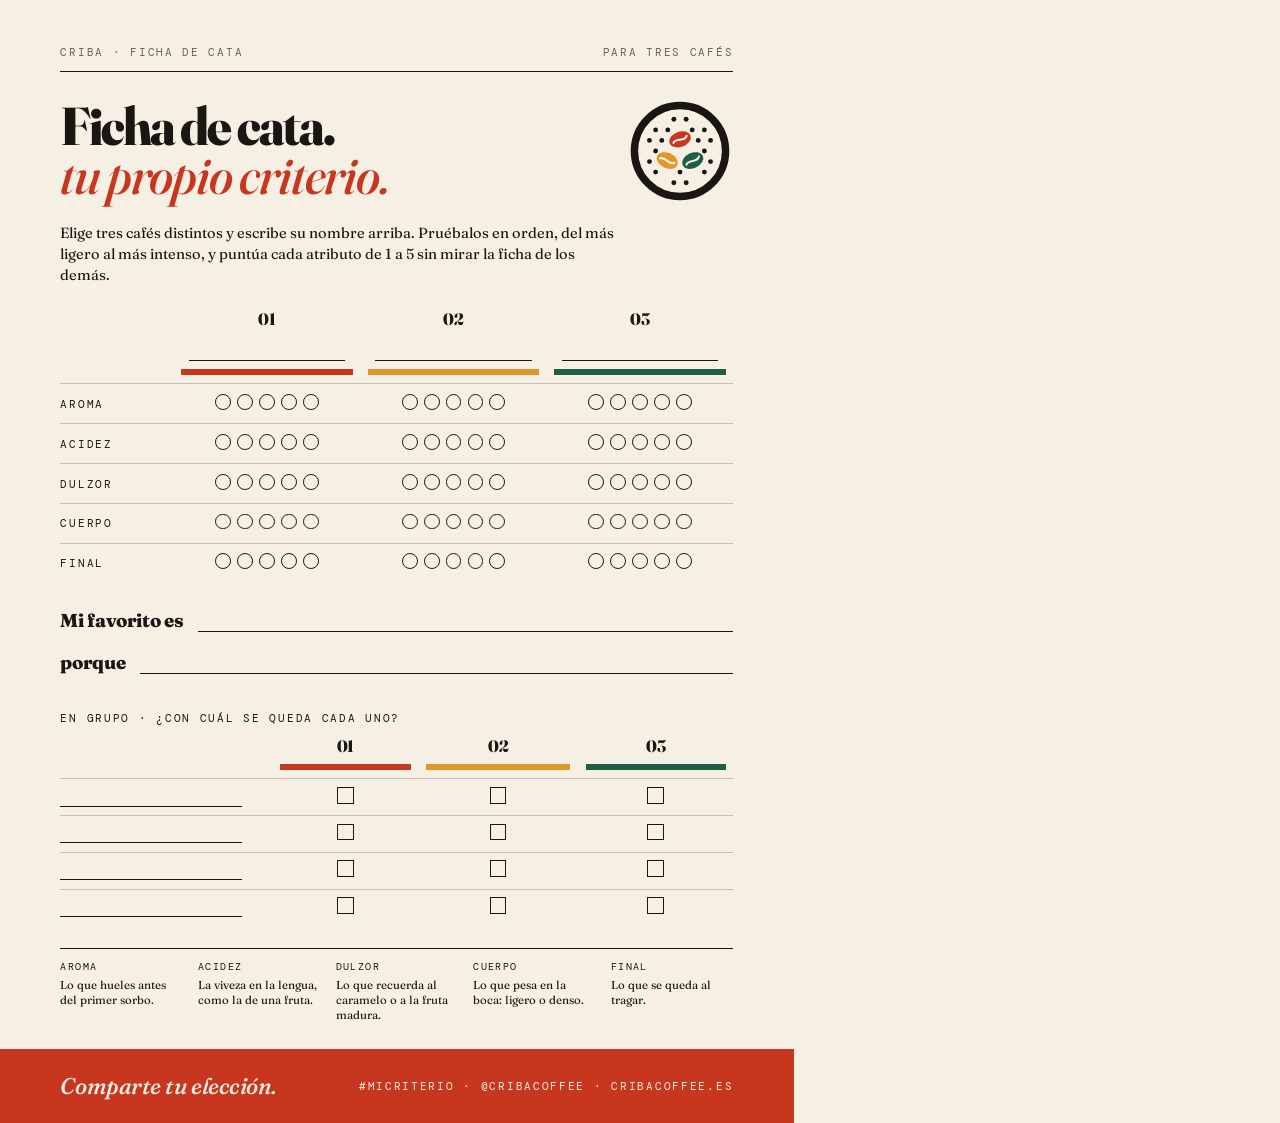
<file: fuentes/ficha.html>
<!doctype html>
<html lang="es">
<head>
<meta charset="utf-8">
<title>Ficha de cata · Criba</title>
<style>
@font-face { font-family: "Fraunces"; src: url("../public/assets/fonts/fraunces-opsz-normal.woff2") format("woff2"); font-weight: 100 900; font-style: normal; }
@font-face { font-family: "Fraunces"; src: url("../public/assets/fonts/fraunces-opsz-italic.woff2") format("woff2"); font-weight: 100 900; font-style: italic; }
@font-face { font-family: "DM Mono"; src: url("../public/assets/fonts/dm-mono-400.woff2") format("woff2"); font-weight: 400; }
@page { size: A4; margin: 0; }
:root { --papel:#F5EFE4; --tinta:#1B1613; --gris:#6B6158; --cereza:#C7361E; --ambar:#E2972A; --pino:#1E5E46; --linea: rgba(27,22,19,.22); }
* { box-sizing: border-box; }
html, body { margin: 0; }
body { width: 210mm; height: 297mm; background: var(--papel); color: var(--tinta); font-family: "Fraunces", serif; -webkit-print-color-adjust: exact; print-color-adjust: exact; }
.hoja { position: relative; height: 297mm; overflow: hidden; padding: 12mm 16mm 0; display: flex; flex-direction: column; }
.mono { font-family: "DM Mono", monospace; font-size: 8pt; letter-spacing: .16em; text-transform: uppercase; }
.top { display: flex; justify-content: space-between; padding-bottom: 3mm; border-bottom: 0.6pt solid var(--tinta); color: var(--gris); }
.cab { display: grid; grid-template-columns: 1fr 28mm; gap: 6mm; align-items: center; margin-top: 7mm; }
h1 { margin: 0; font-weight: 800; font-variation-settings: "opsz" 144; font-size: 40pt; line-height: .92; letter-spacing: -.035em; }
h1 em { display: block; font-style: italic; font-weight: 500; color: var(--cereza); letter-spacing: -.02em; }
.cab img { width: 28mm; height: 28mm; }
.intro { margin: 5mm 0 0; font-size: 11pt; line-height: 1.45; max-width: 150mm; }
table { width: 100%; border-collapse: collapse; margin-top: 6mm; }
th { text-align: center; padding: 0 2mm 2.2mm; font-weight: 800; font-size: 12.5pt; letter-spacing: -.02em; vertical-align: bottom; }
th .n { display: block; font-variation-settings: "opsz" 144; }
th .raya { display: block; height: 1.6mm; margin-top: 2mm; }
th .nombre { display: block; height: 7mm; margin: 1.5mm 2mm 0; border-bottom: 0.6pt solid var(--tinta); }
th:nth-child(2) .raya { background: var(--cereza); }
th:nth-child(3) .raya { background: var(--ambar); }
th:nth-child(4) .raya { background: var(--pino); }
th:first-child { width: 30mm; }
td { padding: 2.5mm 0; border-top: 0.5pt solid var(--linea); text-align: center; }
td:first-child { text-align: left; }
.bolas { display: inline-flex; gap: 1.6mm; }
.bolas i { width: 4.2mm; height: 4.2mm; border: 0.8pt solid var(--tinta); border-radius: 50%; display: block; }
.escala { display: flex; justify-content: space-between; margin-top: 2mm; color: var(--gris); }
.fav { margin-top: 7mm; display: grid; gap: 5mm; }
.fav p { margin: 0; display: grid; grid-template-columns: auto 1fr; gap: 4mm; align-items: end; font-weight: 800; font-size: 14pt; letter-spacing: -.02em; }
.fav span { border-bottom: 0.8pt solid var(--tinta); height: 6mm; }
.grupo { margin-top: 7mm; }
.grupo th:first-child { width: 56mm; }
.grupo table { margin-top: 3mm; }
.grupo td { padding: 2mm 0; }
.grupo td:first-child .linea { display: block; border-bottom: 0.6pt solid var(--tinta); height: 5mm; margin-right: 8mm; }
.caja { display: inline-block; width: 4.4mm; height: 4.4mm; border: 0.8pt solid var(--tinta); }
.guia { margin-top: 6mm; display: grid; grid-template-columns: repeat(5, 1fr); gap: 4mm; border-top: 0.6pt solid var(--tinta); padding-top: 3mm; }
.guia p { margin: 0; font-size: 8.6pt; line-height: 1.35; }
.guia b { display: block; font-family: "DM Mono", monospace; font-weight: 400; font-size: 7.5pt; letter-spacing: .14em; text-transform: uppercase; margin-bottom: 1mm; }
.banda { margin: auto -16mm 0; background: var(--cereza); color: var(--papel); padding: 6mm 16mm; display: flex; justify-content: space-between; align-items: center; }
.banda em { font-style: italic; font-weight: 500; font-size: 17pt; letter-spacing: -.02em; }
</style>
</head>
<body>
<div class="hoja">
  <div class="top mono"><span>Criba · Ficha de cata</span><span>Para tres cafés</span></div>
  <div class="cab">
    <h1>Ficha de cata. <em>tu propio criterio.</em></h1>
    <img src="../public/assets/logo/criba-simbolo-color.svg" alt="">
  </div>
  <p class="intro">Elige tres cafés distintos y escribe su nombre arriba. Pruébalos en orden, del más ligero al más intenso, y puntúa cada atributo de 1 a 5 sin mirar la ficha de los demás.</p>

  <table>
    <thead><tr>
      <th></th>
      <th><span class="n">01</span><span class="nombre"></span><span class="raya"></span></th>
      <th><span class="n">02</span><span class="nombre"></span><span class="raya"></span></th>
      <th><span class="n">03</span><span class="nombre"></span><span class="raya"></span></th>
    </tr></thead>
    <tbody>
      <tr><td class="mono">Aroma</td><td><span class="bolas"><i></i><i></i><i></i><i></i><i></i></span></td><td><span class="bolas"><i></i><i></i><i></i><i></i><i></i></span></td><td><span class="bolas"><i></i><i></i><i></i><i></i><i></i></span></td></tr>
      <tr><td class="mono">Acidez</td><td><span class="bolas"><i></i><i></i><i></i><i></i><i></i></span></td><td><span class="bolas"><i></i><i></i><i></i><i></i><i></i></span></td><td><span class="bolas"><i></i><i></i><i></i><i></i><i></i></span></td></tr>
      <tr><td class="mono">Dulzor</td><td><span class="bolas"><i></i><i></i><i></i><i></i><i></i></span></td><td><span class="bolas"><i></i><i></i><i></i><i></i><i></i></span></td><td><span class="bolas"><i></i><i></i><i></i><i></i><i></i></span></td></tr>
      <tr><td class="mono">Cuerpo</td><td><span class="bolas"><i></i><i></i><i></i><i></i><i></i></span></td><td><span class="bolas"><i></i><i></i><i></i><i></i><i></i></span></td><td><span class="bolas"><i></i><i></i><i></i><i></i><i></i></span></td></tr>
      <tr><td class="mono">Final</td><td><span class="bolas"><i></i><i></i><i></i><i></i><i></i></span></td><td><span class="bolas"><i></i><i></i><i></i><i></i><i></i></span></td><td><span class="bolas"><i></i><i></i><i></i><i></i><i></i></span></td></tr>
    </tbody>
  </table>

  <div class="fav">
    <p>Mi favorito es <span></span></p>
    <p>porque <span></span></p>
  </div>

  <div class="grupo">
    <p class="mono">En grupo · ¿Con cuál se queda cada uno?</p>
    <table>
      <thead><tr><th></th><th><span class="n">01</span><span class="raya"></span></th><th><span class="n">02</span><span class="raya"></span></th><th><span class="n">03</span><span class="raya"></span></th></tr></thead>
      <tbody>
        <tr><td><span class="linea"></span></td><td><span class="caja"></span></td><td><span class="caja"></span></td><td><span class="caja"></span></td></tr>
        <tr><td><span class="linea"></span></td><td><span class="caja"></span></td><td><span class="caja"></span></td><td><span class="caja"></span></td></tr>
        <tr><td><span class="linea"></span></td><td><span class="caja"></span></td><td><span class="caja"></span></td><td><span class="caja"></span></td></tr>
        <tr><td><span class="linea"></span></td><td><span class="caja"></span></td><td><span class="caja"></span></td><td><span class="caja"></span></td></tr>
      </tbody>
    </table>
  </div>

  <div class="guia">
    <p><b>Aroma</b>Lo que hueles antes del primer sorbo.</p>
    <p><b>Acidez</b>La viveza en la lengua, como la de una fruta.</p>
    <p><b>Dulzor</b>Lo que recuerda al caramelo o a la fruta madura.</p>
    <p><b>Cuerpo</b>Lo que pesa en la boca: ligero o denso.</p>
    <p><b>Final</b>Lo que se queda al tragar.</p>
  </div>

  <div class="banda"><em>Comparte tu elección.</em><span class="mono">#micriterio · @cribacoffee · cribacoffee.es</span></div>
</div>
</body>
</html>
</file>
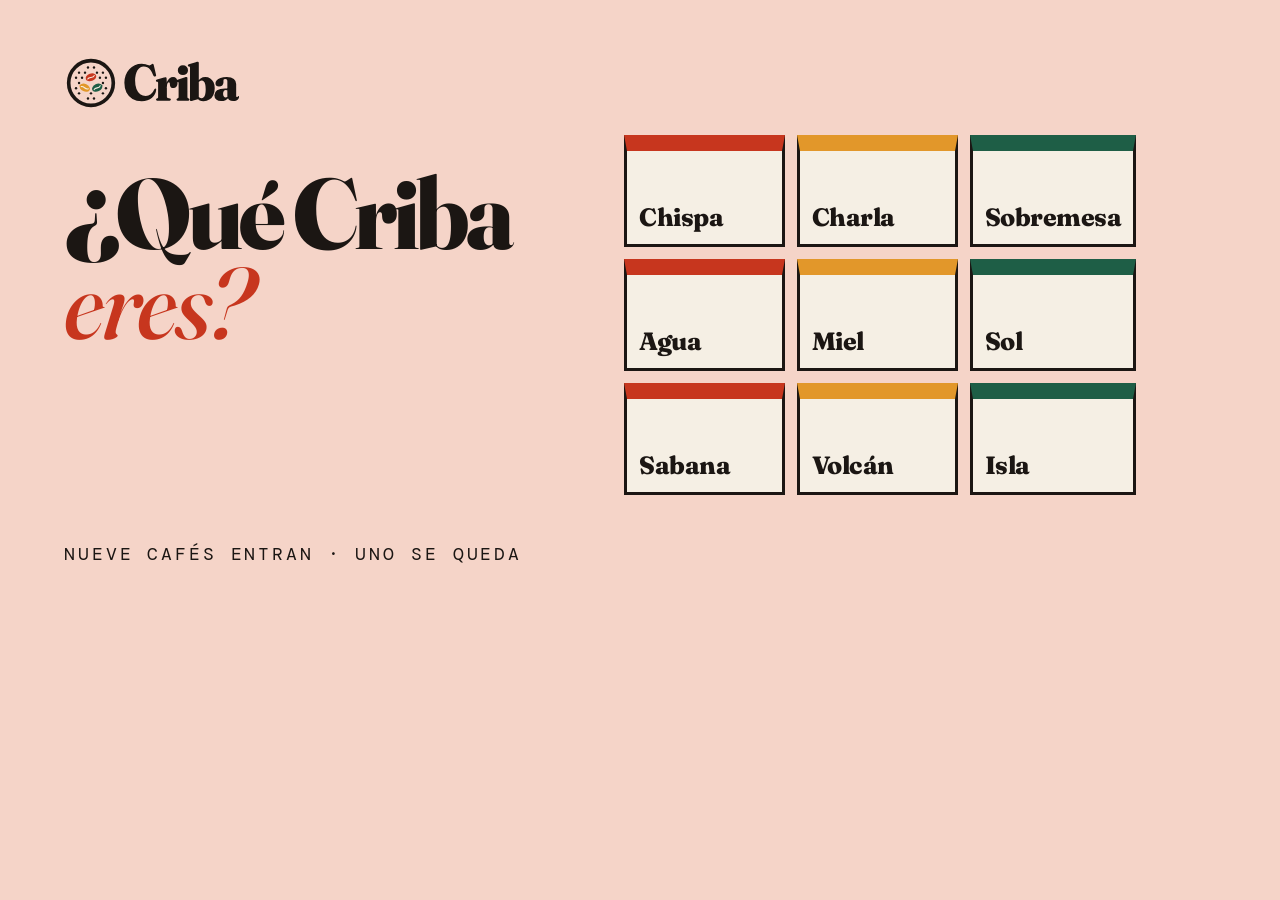
<file: fuentes/og-test.html>
<!doctype html>
<html lang="es">
<head>
<meta charset="utf-8">
<style>
@font-face { font-family: "Fraunces"; src: url("../public/assets/fonts/fraunces-opsz-normal.woff2") format("woff2"); font-weight: 100 900; font-style: normal; }
@font-face { font-family: "Fraunces"; src: url("../public/assets/fonts/fraunces-opsz-italic.woff2") format("woff2"); font-weight: 100 900; font-style: italic; }
@font-face { font-family: "DM Mono"; src: url("../public/assets/fonts/dm-mono-400.woff2") format("woff2"); font-weight: 400; }
* { box-sizing: border-box; }
html, body { margin: 0; }
body { width: 1200px; height: 630px; display: grid; grid-template-columns: 600px 600px; background: #F5D4C8; color: #1B1613; font-family: "Fraunces", serif; }
.txt { padding: 56px 0 0 64px; display: flex; flex-direction: column; }
.txt img { height: 54px; width: auto; align-self: flex-start; }
h1 { margin: 58px 0 0; font-weight: 800; font-variation-settings: "opsz" 144; font-size: 100px; line-height: .9; letter-spacing: -.04em; }
h1 em { display: block; font-style: italic; font-weight: 500; color: #C7361E; letter-spacing: -.02em; }
.mono { margin-top: auto; padding: 22px 0 46px; font-family: "DM Mono", monospace; font-size: 18px; letter-spacing: .16em; text-transform: uppercase; }
.grid { align-self: center; display: grid; grid-template-columns: repeat(3, 1fr); gap: 12px; padding: 0 64px 0 24px; }
.grid span { display: flex; align-items: flex-end; height: 112px; padding: 12px; background: #F5EFE4; border: 3px solid #1B1613; border-top-width: 16px; font-weight: 800; font-size: 25px; letter-spacing: -.02em; }
.grid span:nth-child(3n+1) { border-top-color: #C7361E; }
.grid span:nth-child(3n+2) { border-top-color: #E2972A; }
.grid span:nth-child(3n) { border-top-color: #1E5E46; }
</style>
</head>
<body>
  <div class="txt">
    <img src="../public/assets/logo/criba-logotipo-horizontal.svg" alt="">
    <h1>¿Qué Criba <em>eres?</em></h1>
    <p class="mono">Nueve cafés entran · uno se queda</p>
  </div>
  <div class="grid">
    <span>Chispa</span><span>Charla</span><span>Sobremesa</span>
    <span>Agua</span><span>Miel</span><span>Sol</span>
    <span>Sabana</span><span>Volcán</span><span>Isla</span>
  </div>
</body>
</html>
</file>
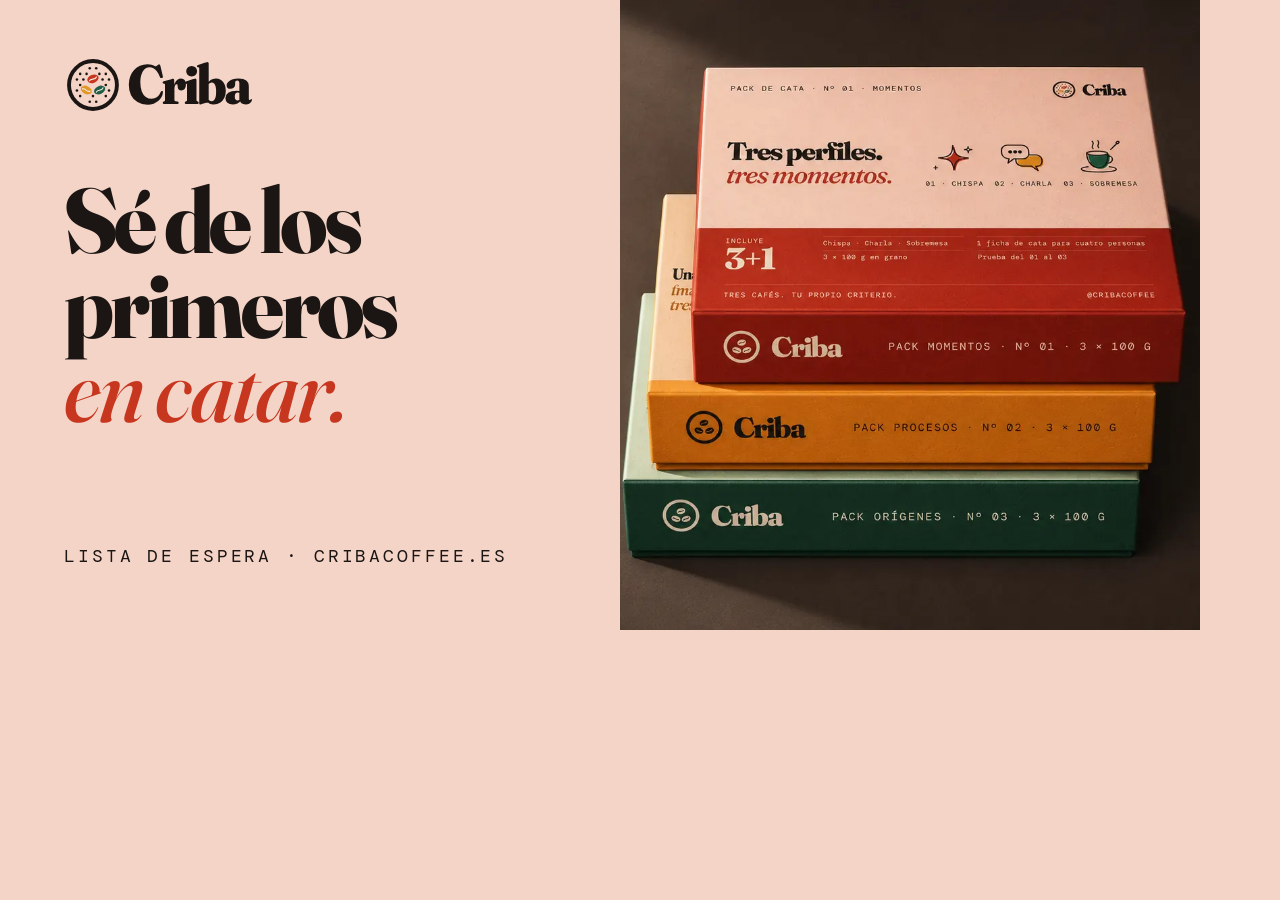
<file: fuentes/og.html>
<!doctype html>
<html lang="es">
<head>
<meta charset="utf-8">
<style>
@font-face { font-family: "Fraunces"; src: url("../public/assets/fonts/fraunces-opsz-normal.woff2") format("woff2"); font-weight: 100 900; font-style: normal; }
@font-face { font-family: "Fraunces"; src: url("../public/assets/fonts/fraunces-opsz-italic.woff2") format("woff2"); font-weight: 100 900; font-style: italic; }
@font-face { font-family: "DM Mono"; src: url("../public/assets/fonts/dm-mono-400.woff2") format("woff2"); font-weight: 400; }
* { box-sizing: border-box; }
html, body { margin: 0; }
body { width: 1200px; height: 630px; display: grid; grid-template-columns: 620px 580px; background: #F5D4C8; color: #1B1613; font-family: "Fraunces", serif; }
.txt { padding: 56px 0 0 64px; display: flex; flex-direction: column; }
.txt img { height: 58px; width: auto; align-self: flex-start; }
h1 { margin: 64px 0 0; font-weight: 800; font-variation-settings: "opsz" 144; font-size: 92px; line-height: .92; letter-spacing: -.04em; }
h1 em { display: block; font-style: italic; font-weight: 500; color: #C7361E; letter-spacing: -.02em; }
.mono { margin-top: auto; padding: 22px 0 44px; font-family: "DM Mono", monospace; font-size: 18px; letter-spacing: .16em; text-transform: uppercase; }
.foto { background: url("../public/assets/img/tres-cajas-1400.webp") 15% 50% / cover no-repeat; }
</style>
</head>
<body>
  <div class="txt">
    <img src="../public/assets/logo/criba-logotipo-horizontal.svg" alt="">
    <h1>Sé de los primeros <em>en catar.</em></h1>
    <p class="mono">Lista de espera · cribacoffee.es</p>
  </div>
  <div class="foto"></div>
</body>
</html>
</file>
